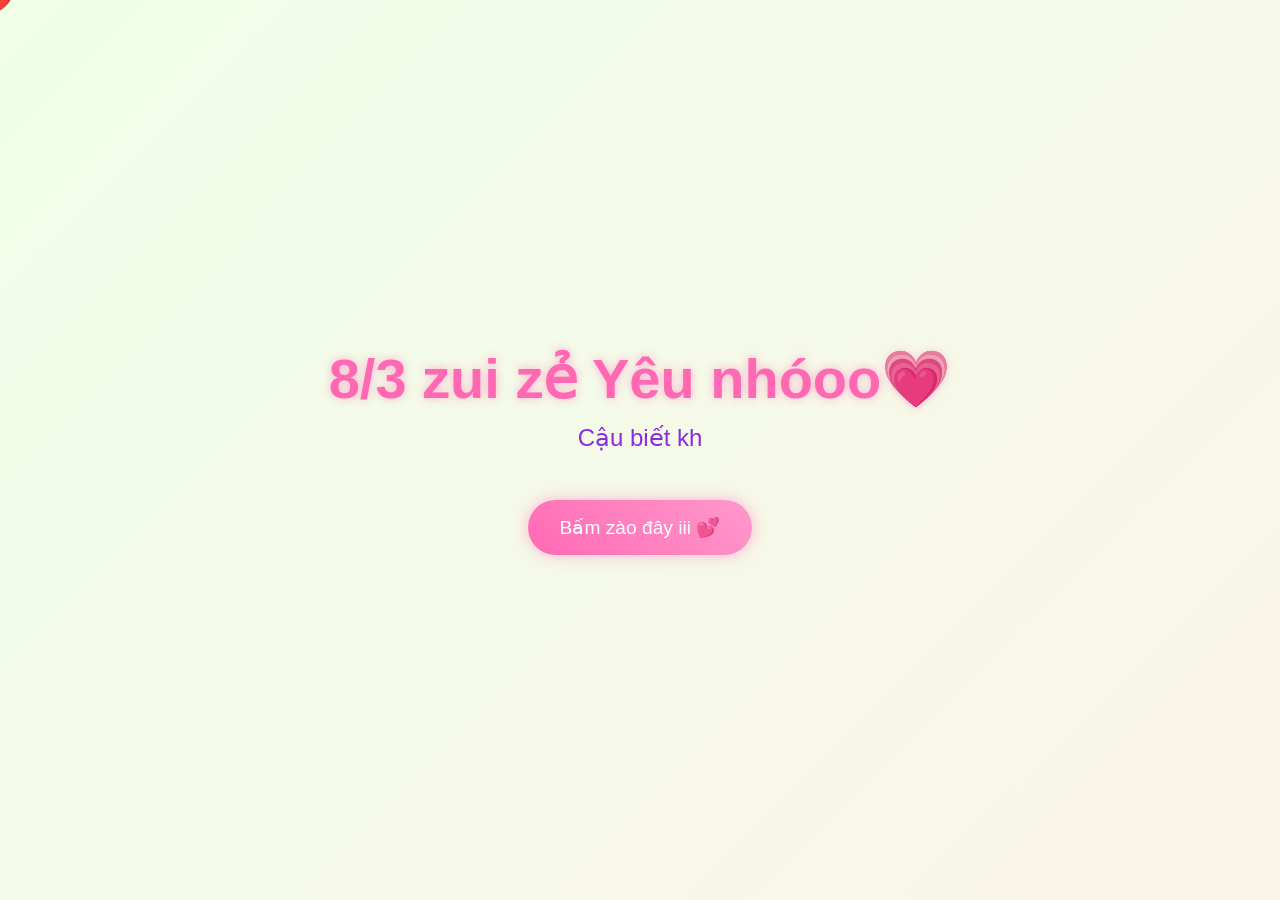
<file: index.html>
<!DOCTYPE html>
<html lang="en">
<head>
    <meta charset="UTF-8">
    <meta name="viewport" content="width=device-width, initial-scale=1.0">
    <title>💌8/3 của Yêu💌</title>
    <!-- Favicon (icon tab web) -->
    <link rel="icon" type="image/png" sizes="32x32" href="./icon.png">
    <script src="https://cdnjs.cloudflare.com/ajax/libs/gsap/3.12.2/gsap.min.js"></script>
    <link rel="stylesheet" href="style.css">
    
</head>
<body>
    <div class="custom-cursor">❤</div>
    <div class="container">
        <h1>8/3 zui zẻ Yêu nhóoo💗</h1>
        <div class="greeting"></div>
        <button class="cta-button">Bấm zào đây iii 💕</button>
    </div>

    <script src="script.js">
        
    </script>
</body>
</html>
</file>
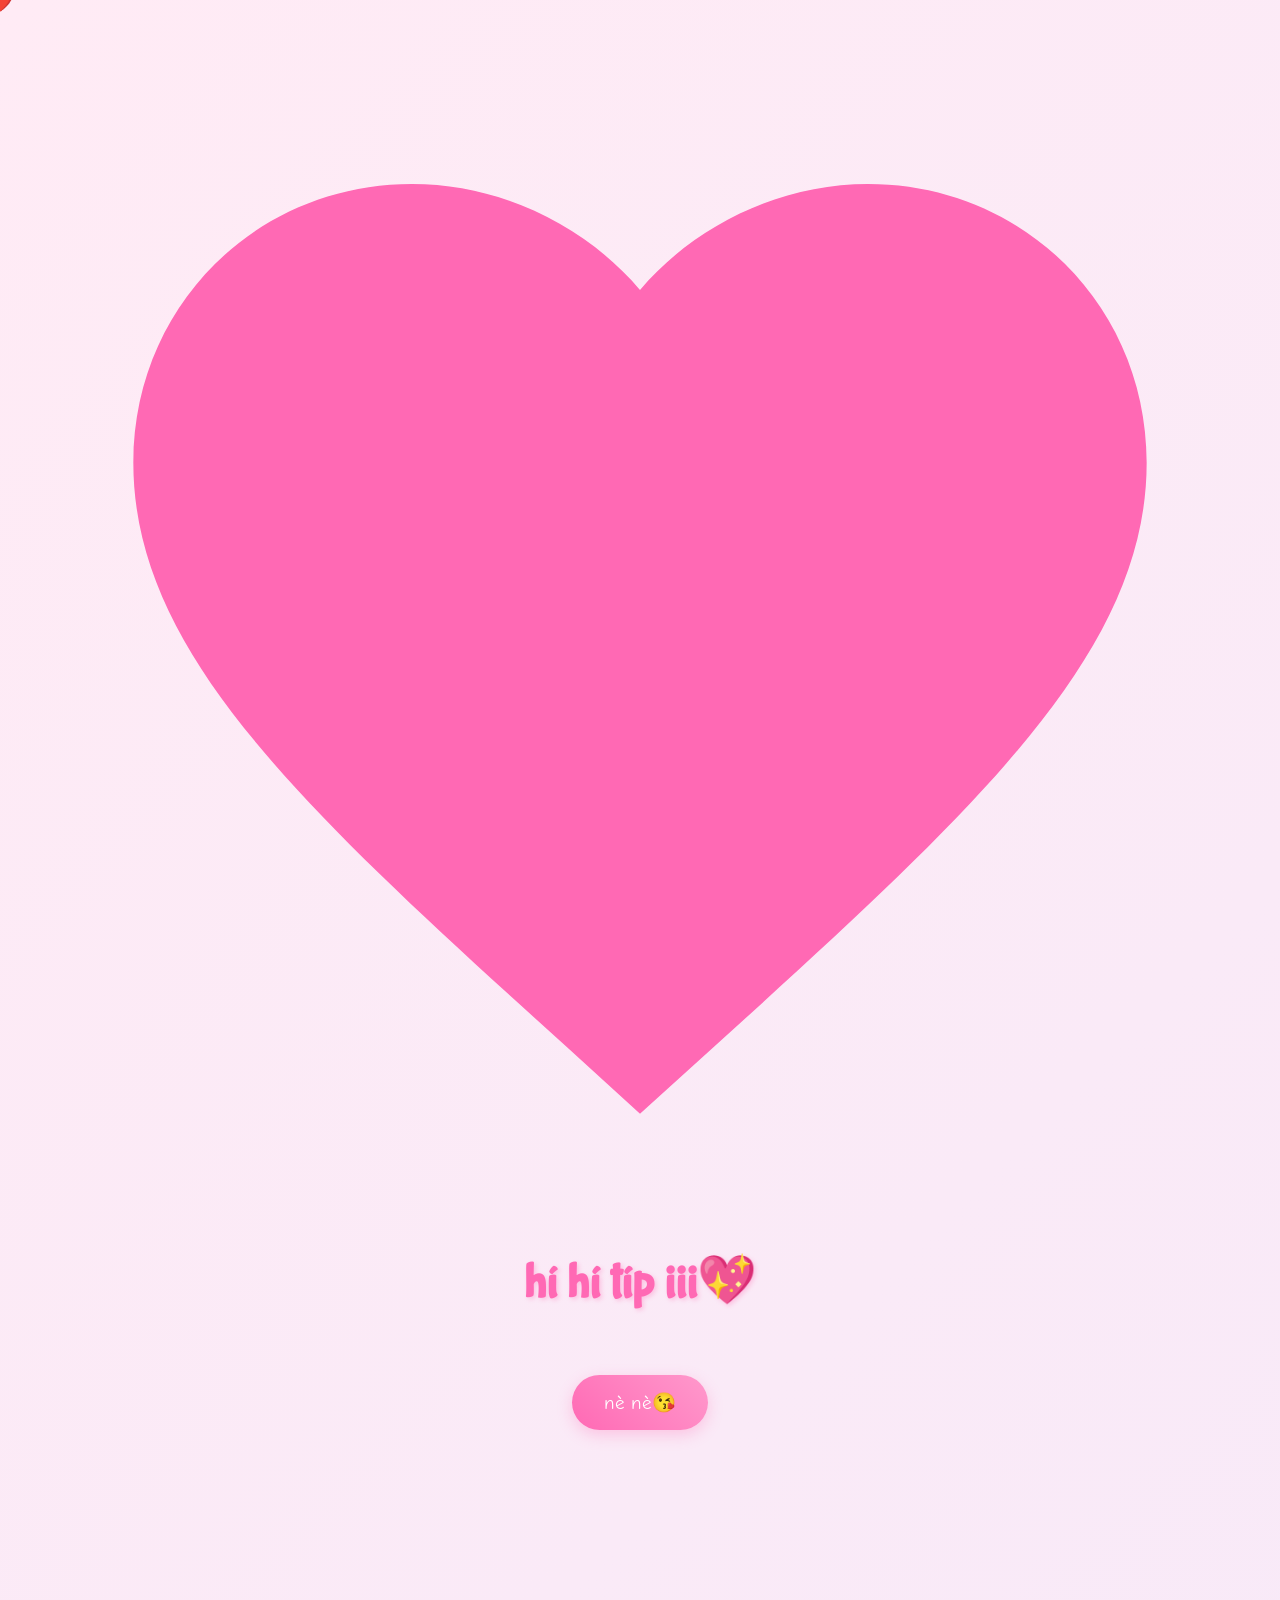
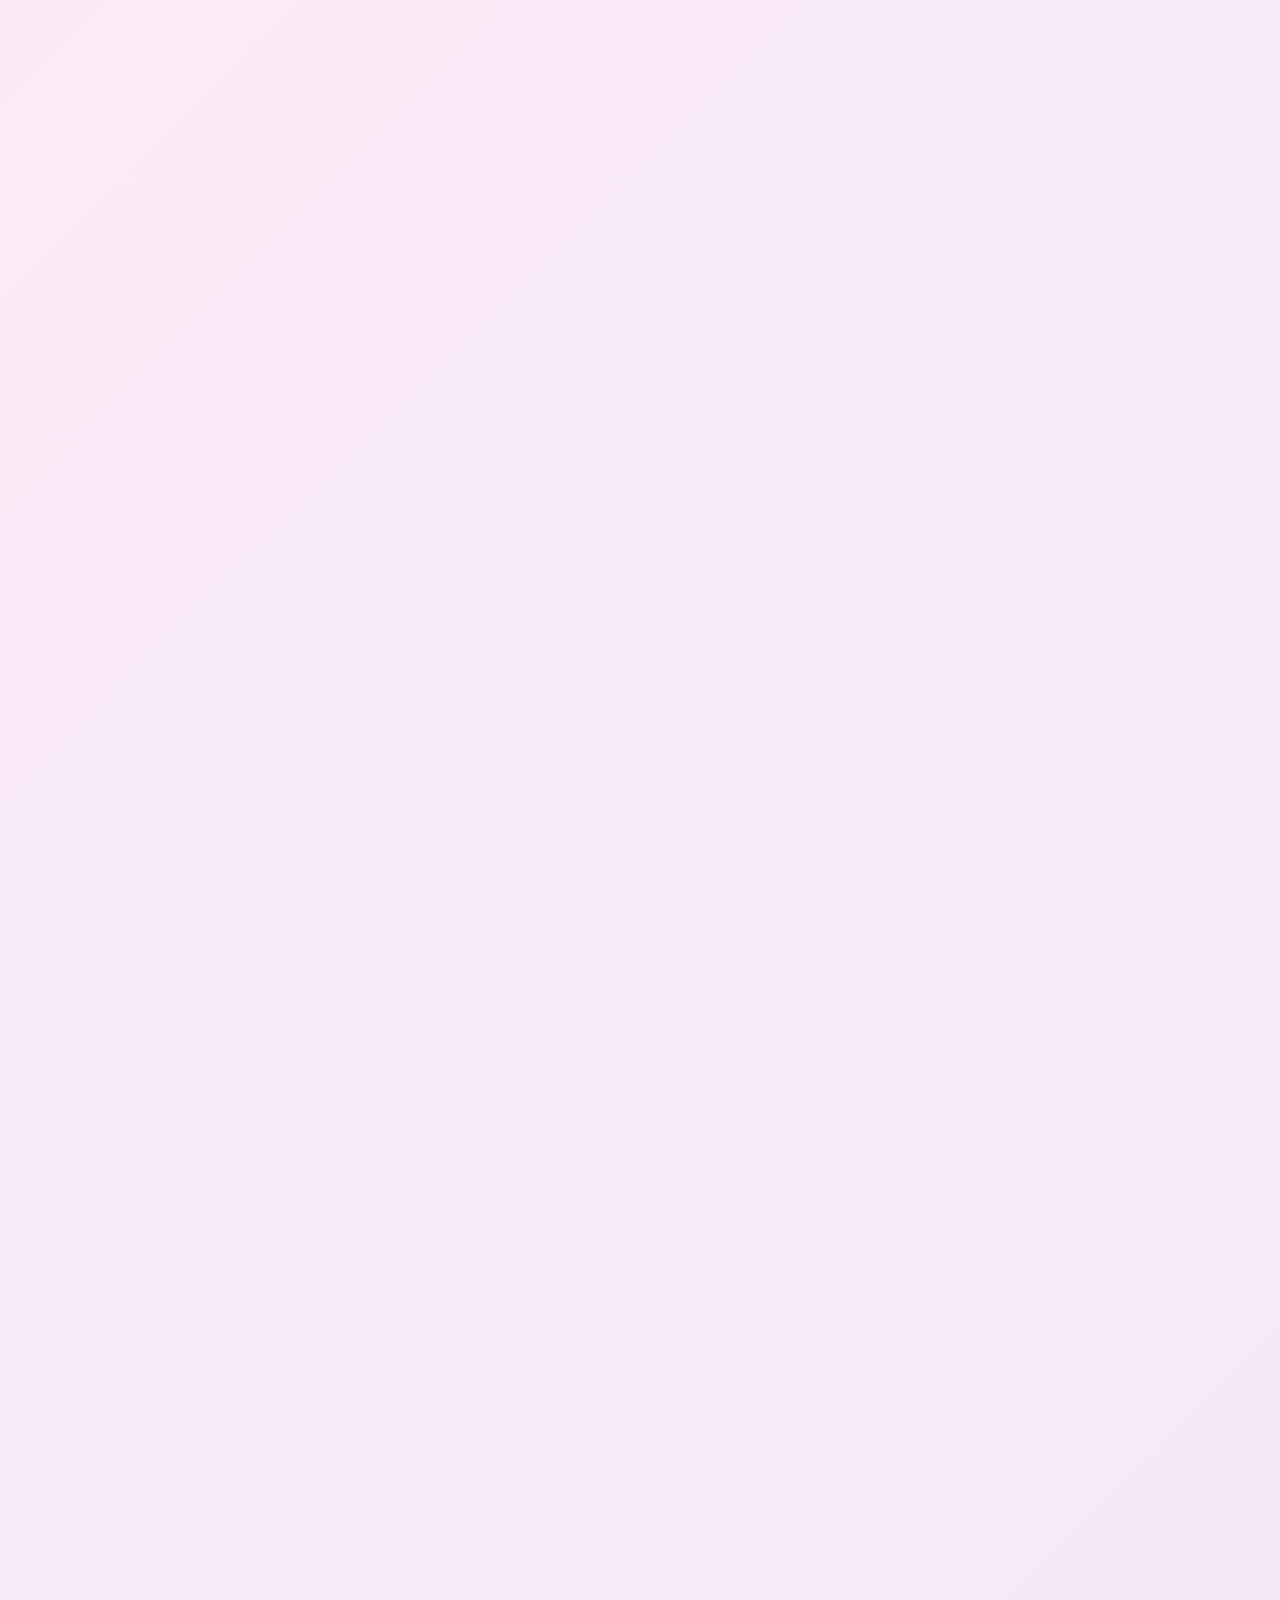
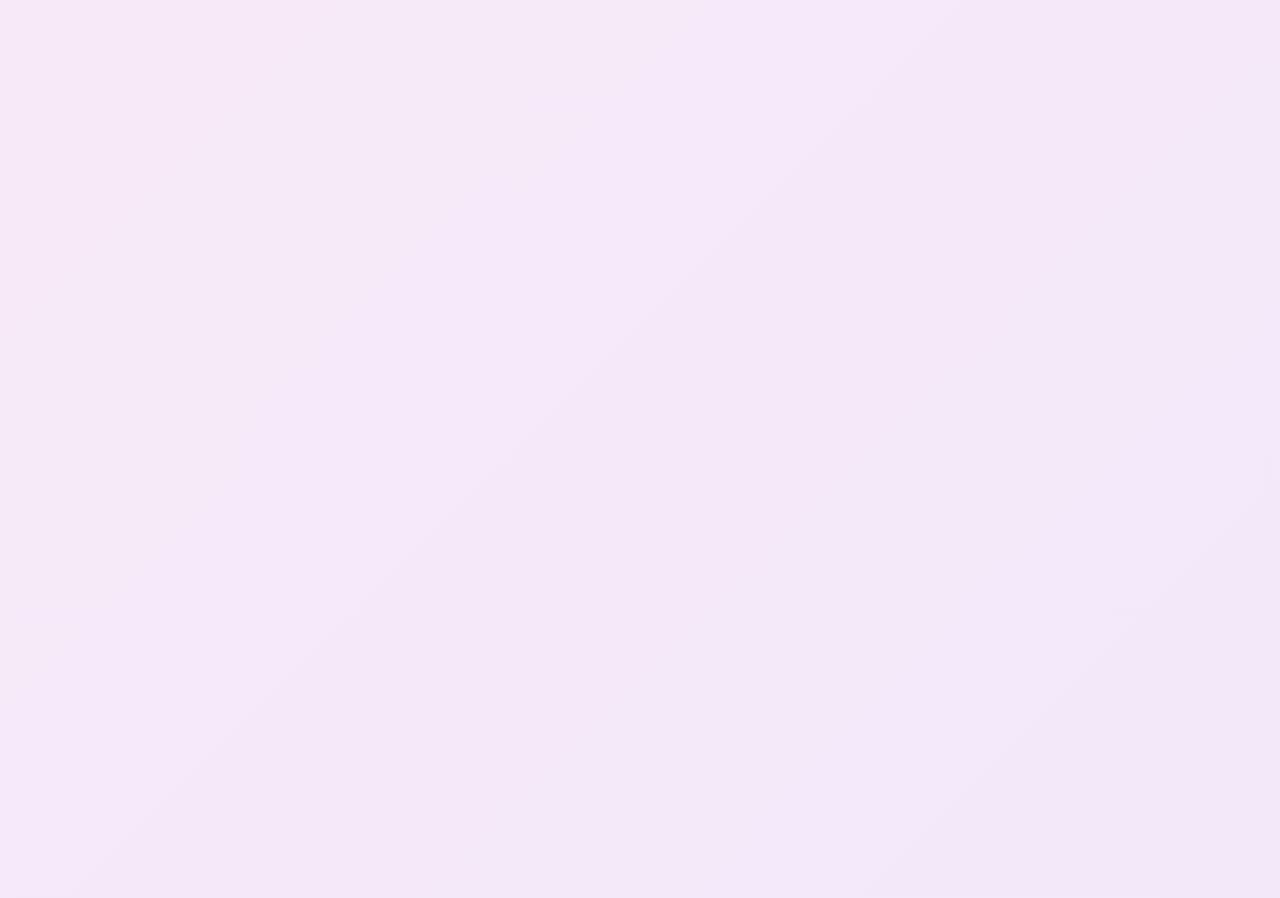
<file: cause.html>
<!DOCTYPE html>
<html lang="en">
<head>
    <meta charset="UTF-8">
    <meta name="viewport" content="width=device-width, initial-scale=1.0">
    <title>💌8/3 của Yêu💌</title>

    <!-- Favicon -->
    <link rel="icon" type="image/png" sizes="32x32" href="./icon.png"> 

    <script src="https://cdnjs.cloudflare.com/ajax/libs/gsap/3.12.2/gsap.min.js"></script>
    <link rel="stylesheet" href="./cause.css">

</head>

<body>
    <div class="custom-cursor">💗</div>
    <div class="custom-cursor"></div>
        <svg viewBox="0 0 24 24">
            <path fill="#ff69b4" d="M12 21.35l-1.45-1.32C5.4 15.36 2 12.28 2 8.5 2 5.42 4.42 3 7.5 3c1.74 0 3.41.81 4.5 2.09C13.09 3.81 14.76 3 16.5 3 19.58 3 22 5.42 22 8.5c0 3.78-3.4 6.86-8.55 11.54L12 21.35z"/>
        </svg>
    </div>

    <div class="container">
        <h1>hí hí típ iii💖</h1>
        
        <div id="reasons-container"></div>
        
        <button class="shuffle-button">nè nè😘</button>
        <div class="reason-counter"></div>

        <div class="ending-section">
            <div class="teddy-hug">
                <img src="./d1.jpg" alt="Teddy Hug">
            </div>
            <div class="ending-text">Bạn là người tuyệt zời nhấtt 💖</div>
        </div>
    </div>

    <script src="cause.js"></script>

</body>
</html>
</file>
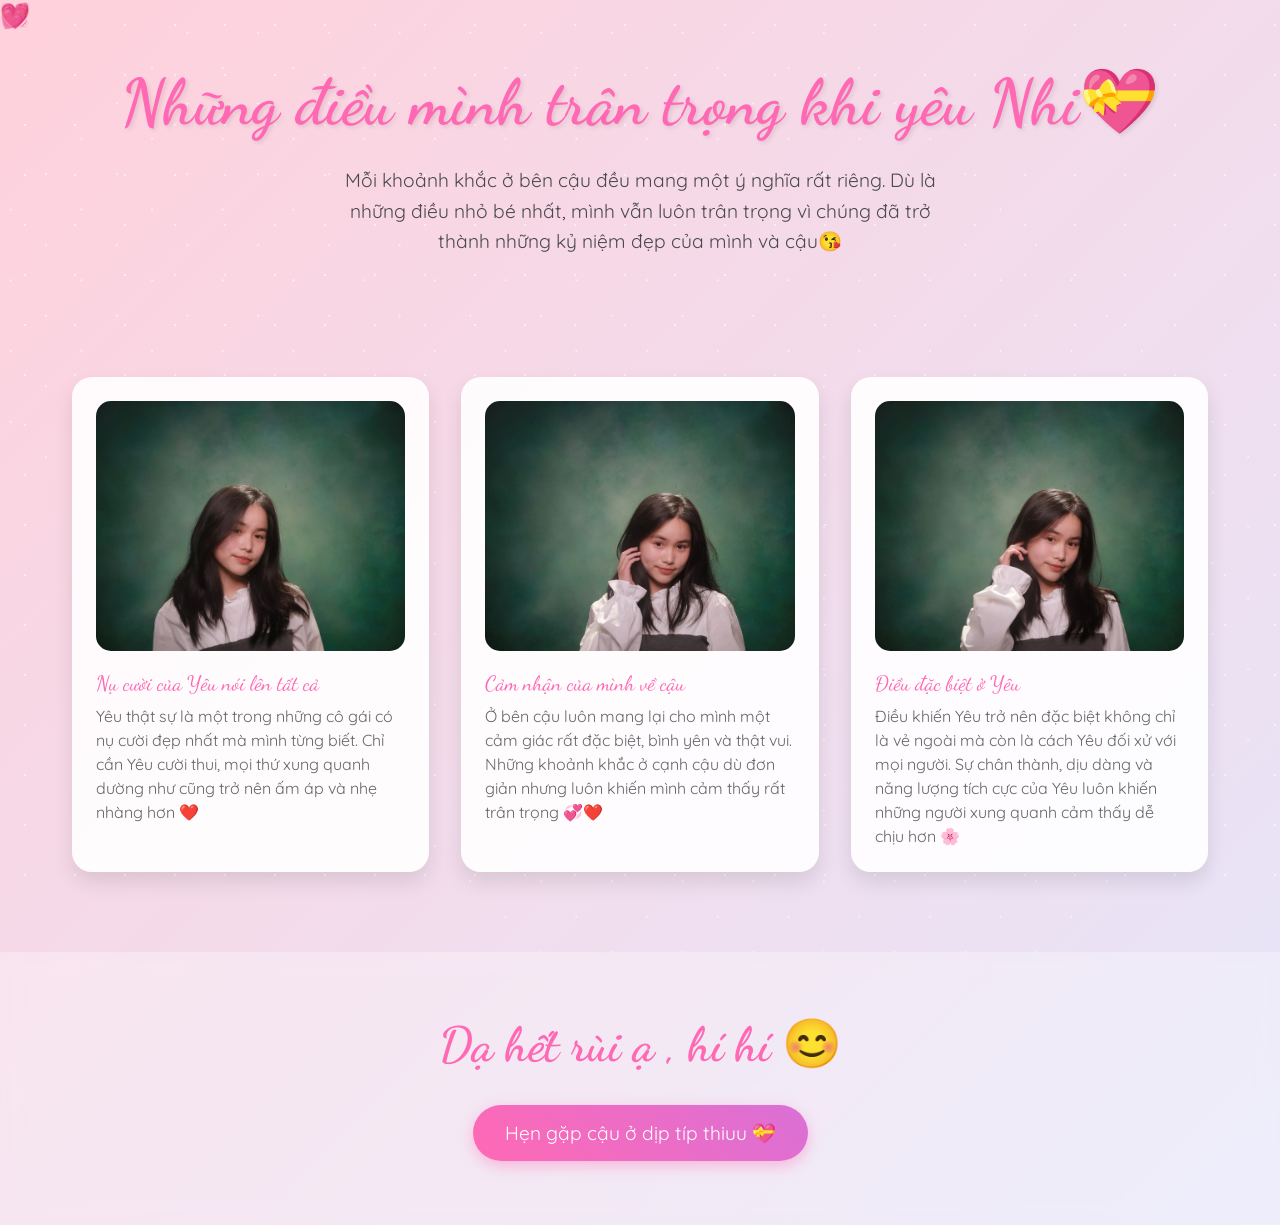
<file: last.html>
<!DOCTYPE html>
<html lang="en">

<head>
<meta charset="UTF-8">
<meta name="viewport" content="width=device-width, initial-scale=1.0">
<title>💌8/3 của Yêu💌</title>

<!-- Icon cho tab web -->
<link rel="icon" type="image/png" href="icon.png">

<style>
@import url('https://fonts.googleapis.com/css2?family=Dancing+Script:wght@700&family=Quicksand:wght@300;400;500;600&display=swap');

*{
margin:0;
padding:0;
box-sizing:border-box;
}

body{
min-height:100vh;
background:linear-gradient(135deg,#ffd1dc 0%,#e6e6fa 25%,#ffefd5 50%,#e6e6fa 75%,#ffd1dc 100%);
background-size:400% 400%;
animation:gradientFlow 15s ease infinite;
font-family:'Quicksand',sans-serif;
overflow-x:hidden;
color:#4a4a4a;
}

@keyframes gradientFlow{
0%{background-position:0% 50%;}
50%{background-position:100% 50%;}
100%{background-position:0% 50%;}
}

/* Sparkles */

.magic-sparkles{
position:fixed;
top:0;
left:0;
width:100%;
height:100%;
pointer-events:none;
z-index:1;
}

.magic-sparkles::before,
.magic-sparkles::after{
content:'';
position:absolute;
width:100%;
height:100%;
background-image:radial-gradient(circle,white 1px,transparent 1px);
background-size:50px 50px;
animation:sparkleLayer 8s linear infinite;
opacity:0.5;
}

.magic-sparkles::after{
animation-delay:-4s;
transform:rotate(45deg);
}

@keyframes sparkleLayer{
0%{transform:translateY(0);}
100%{transform:translateY(-50px);}
}

/* Floating Hearts */

.floating-hearts{
position:fixed;
width:100%;
height:100%;
pointer-events:none;
z-index:2;
}

.heart{
position:absolute;
font-size:1.5rem;
color:rgba(255,105,180,0.6);
animation:floatHeart var(--float-duration,6s) ease-in-out infinite;
animation-delay:var(--delay,0s);
}

@keyframes floatHeart{
0%{
transform:translate(0,100vh) rotate(0deg);
}
100%{
transform:translate(var(--translate-x,0),-100vh) rotate(360deg);
}
}

/* Welcome */

.welcome{
text-align:center;
padding:4rem 2rem;
position:relative;
z-index:3;
}

.welcome h1{
font-family:'Dancing Script',cursive;
font-size:4rem;
color:#ff69b4;
text-shadow:2px 2px 4px rgba(0,0,0,0.1);
animation:fadeInScale 2s ease;
}

.welcome p{
font-size:1.2rem;
max-width:600px;
margin:1.5rem auto;
line-height:1.6;
animation:fadeIn 2s ease 0.5s both;
}

/* Cards */

.memory-container{
max-width:1200px;
margin:0 auto;
padding:2rem;
display:grid;
grid-template-columns:repeat(auto-fit,minmax(300px,1fr));
gap:2rem;
z-index:3;
position:relative;
}

.memory-card{
background:rgba(255,255,255,0.9);
border-radius:20px;
padding:1.5rem;
box-shadow:0 10px 20px rgba(0,0,0,0.1);
transition:all 0.5s cubic-bezier(0.4,0,0.2,1);
position:relative;
overflow:hidden;
}

.memory-card:hover{
transform:translateY(-10px) scale(1.02);
box-shadow:0 15px 30px rgba(0,0,0,0.15);
}

.memory-img{
width:100%;
height:250px;
object-fit:cover;
border-radius:15px;
margin-bottom:1rem;
transition:transform 0.5s ease;
}

.memory-card:hover .memory-img{
transform:scale(1.05);
}

.memory-date{
font-family:'Dancing Script',cursive;
color:#ff69b4;
font-size:1.3rem;
margin-bottom:0.5rem;
}

.memory-caption{
font-size:1rem;
line-height:1.5;
color:#666;
}

/* Final */

.final-message{
text-align:center;
padding:4rem 2rem;
background:rgba(255,255,255,0.3);
backdrop-filter:blur(10px);
margin-top:3rem;
position:relative;
z-index:3;
}

.final-message h2{
font-family:'Dancing Script',cursive;
font-size:3rem;
color:#ff69b4;
margin-bottom:2rem;
animation:heartbeat 2s infinite;
}

@keyframes heartbeat{
0%,100%{transform:scale(1);}
50%{transform:scale(1.1);}
}

.final-message p{
font-size:1.2rem;
max-width:800px;
margin:0 auto 2rem;
line-height:1.8;
}

.goodbye-btn{
display:inline-block;
padding:1rem 2rem;
font-size:1.2rem;
background:linear-gradient(45deg,#ff69b4,#da70d6);
color:white;
border:none;
border-radius:50px;
cursor:pointer;
text-decoration:none;
transition:all 0.3s ease;
box-shadow:0 5px 15px rgba(255,105,180,0.4);
animation:float 3s infinite ease-in-out;
}

.goodbye-btn:hover{
transform:translateY(-5px);
box-shadow:0 8px 20px rgba(255,105,180,0.6);
}

@keyframes float{
0%,100%{transform:translateY(0);}
50%{transform:translateY(-10px);}
}

/* Responsive */

@media (max-width:768px){

.welcome h1{
font-size:3rem;
}

.memory-container{
grid-template-columns:1fr;
}

.final-message h2{
font-size:2.5rem;
}

}

</style>
</head>

<body>
<div class="cursor"></div>
<div class="custom-cursor"></div>
<div class="magic-sparkles"></div>

<div class="floating-hearts">
<div class="heart" style="--float-duration:6s;--delay:0s;--translate-x:20px;">💝</div>
<div class="heart" style="--float-duration:8s;--delay:1s;--translate-x:-30px;">💖</div>
<div class="heart" style="--float-duration:7s;--delay:2s;--translate-x:40px;">💗</div>
<div class="heart" style="--float-duration:9s;--delay:3s;--translate-x:-20px;">💓</div>
<div class="heart" style="--float-duration:5s;--delay:4s;--translate-x:30px;">💕</div>
</div>

<section class="welcome">
<h1>Những điều mình trân trọng khi yêu Nhi💝</h1>
<p>Mỗi khoảnh khắc ở bên cậu đều mang một ý nghĩa rất riêng. Dù là những điều nhỏ bé nhất, mình vẫn luôn trân trọng vì chúng đã trở thành những kỷ niệm đẹp của mình và cậu😘</p>
</section>

<div class="memory-container">

<div class="memory-card">
<img src="./d1.jpg" class="memory-img">
<div class="memory-date">Nụ cười của Yêu nói lên tất cả</div>
<div class="memory-caption">Yêu thật sự là một trong những cô gái có nụ cười đẹp nhất mà mình từng biết. Chỉ cần Yêu cười thui, mọi thứ xung quanh dường như cũng trở nên ấm áp và nhẹ nhàng hơn ❤️</div>
</div>

<div class="memory-card">
<img src="./d2.jpg" class="memory-img">
<div class="memory-date">Cảm nhận của mình về cậu</div>
<div class="memory-caption">Ở bên cậu luôn mang lại cho mình một cảm giác rất đặc biệt, bình yên và thật vui. Những khoảnh khắc ở cạnh cậu dù đơn giản nhưng luôn khiến mình cảm thấy rất trân trọng 💞❤️</div>
</div>

<div class="memory-card">
<img src="./d3.jpg" class="memory-img">
<div class="memory-date">Điều đặc biệt ở Yêu</div>
<div class="memory-caption">Điều khiến Yêu trở nên đặc biệt không chỉ là vẻ ngoài mà còn là cách Yêu đối xử với mọi người. Sự chân thành, dịu dàng và năng lượng tích cực của Yêu luôn khiến những người xung quanh cảm thấy dễ chịu hơn 🌸</div>
</div>

</div>

<section class="final-message">
<h2>Dạ hết rùi ạ , hí hí 😊</h2>
<a href="#" class="goodbye-btn">Hẹn gặp cậu ở dịp típ thiuu 💝</a>
</section>

</body>
</html>
</file>
<file: style.css>
* {
    margin: 0;
    padding: 0;
    box-sizing: border-box;
    cursor: none;
}

body {
    min-height: 100vh;
    display: flex;
    flex-direction: column;
    align-items: center;
    justify-content: center;
    background: linear-gradient(-45deg, #fee9f7, #e8f5fe, #fef2e8, #f0ffe8);
    background-size: 400% 400%;
    animation: gradientBG 15s ease infinite;
    font-family: 'Arial Rounded MT Bold', Arial, sans-serif;
    overflow: hidden;
    position: relative;
}

.cursor {
    width: 20px;
    height: 20px;
    background: pink;
    border-radius: 50%;
    position: fixed;
    pointer-events: none;
    mix-blend-mode: difference;
    transition: transform 0.2s;
}

.container {
    text-align: center;
    z-index: 1;
}

h1 {
    font-size: 3.5rem;
    color: #ff69b4;
    text-shadow: 0 0 10px rgba(255, 105, 180, 0.5);
    margin-bottom: 2rem;
    opacity: 0;
}

.greeting {
    font-size: 1.5rem;
    color: #8a2be2;
    margin-bottom: 3rem;
    min-height: 2em;
}

.cta-button {
    padding: 1rem 2rem;
    font-size: 1.2rem;
    background: linear-gradient(45deg, #ff69b4, #ff99cc);
    border: none;
    border-radius: 50px;
    color: white;
    cursor: pointer;
    box-shadow: 0 0 15px rgba(255, 105, 180, 0.5);
    transition: transform 0.3s, box-shadow 0.3s;
    opacity: 0;
}

.cta-button:hover {
    transform: scale(1.1);
    box-shadow: 0 0 25px rgba(255, 105, 180, 0.7);
}

.floating {
    position: absolute;
    pointer-events: none;
    opacity: 0;
}

@keyframes gradientBG {
    0% { background-position: 0% 50%; }
    50% { background-position: 100% 50%; }
    100% { background-position: 0% 50%; }
}

@media (max-width: 768px) {
    h1 { font-size: 2rem; }
    .greeting { font-size: 1.2rem; }
    .cta-button { font-size: 1rem; }
}
/* ẩn chuột mặc định */
body{
cursor:none;
}

.custom-cursor{
position: fixed;
top: 0;
left: 0;
pointer-events: none;
z-index: 9999;
font-size: 12px;
transform: translate(-50%, -50%);
}

/* icon tim */
.custom-cursor::after{
content:"❤️";
position:absolute;
top:50%;
left:50%;
transform:translate(-50%,-50%);
font-size:20px;
}
</file>
<file: cause.css>
@import url('https://fonts.googleapis.com/css2?family=Bubblegum+Sans&family=Comic+Neue:wght@700&family=Quicksand:wght@500&display=swap');

* {
    margin: 0;
    padding: 0;
    box-sizing: border-box;
    cursor: none;
}

body {
    min-height: 100vh;
    background: linear-gradient(-45deg, #ffe6e6, #e6e6ff, #ffebf5);
    background-size: 400% 400%;
    animation: gradientBG 15s ease infinite;
    font-family: 'Quicksand', sans-serif;
    overflow-x: hidden;
    padding: 2rem;
}

/* ẩn chuột mặc định */
body{
cursor:none;
}

.custom-cursor{
position: fixed;
top: 0;
left: 0;
pointer-events: none;
z-index: 9999;
font-size: 12px;
transform: translate(-50%, -50%);
}

/* icon tim */
.custom-cursor::after{
content:"❤️";
position:absolute;
top:50%;
left:50%;
transform:translate(-50%,-50%);
font-size:20px;
}
.custom-cursor svg {
    width: 100%;
    height: 100%;
    filter: drop-shadow(0 0 5px rgba(255, 182, 193, 0.5));
}

.container {
    max-width: 1200px;
    margin: 0 auto;
    text-align: center;
    position: relative;
    z-index: 1;
}

h1 {
    font-family: 'Bubblegum Sans', cursive;
    font-size: 3rem;
    color: #ff69b4;
    text-shadow: 2px 2px 4px rgba(255, 105, 180, 0.3);
    margin-bottom: 2rem;
    animation: bounce 1s ease infinite;
}

.reason-card {
    background: rgba(255, 255, 255, 0.9);
    border-radius: 20px;
    padding: 2rem;
    margin: 1.5rem;
    box-shadow: 0 5px 15px rgba(0, 0, 0, 0.1);
    transition: transform 0.3s, box-shadow 0.3s;
    cursor: pointer;
    position: relative;
    overflow: hidden;
}

.reason-card:hover {
    transform: translateY(-5px);
    box-shadow: 0 8px 25px rgba(255, 105, 180, 0.2);
}

.reason-text {
    font-size: 1.2rem;
    margin-bottom: 1rem;
    position: relative;
    z-index: 2;
}

.gif-overlay {
    position: absolute;
    top: 0;
    left: 0;
    width: 100%;
    height: 100%;
    background: rgba(255, 255, 255, 0.95);
    display: flex;
    align-items: center;
    justify-content: center;
    opacity: 0;
    transition: opacity 0.3s;
    z-index: 1;
}

.reason-card:hover .gif-overlay {
    opacity: 1;
}

.shuffle-button {
    background: linear-gradient(45deg, #ff69b4, #ff99cc);
    border: none;
    border-radius: 50px;
    padding: 1rem 2rem;
    font-size: 1.2rem;
    color: white;
    margin: 2rem 0;
    cursor: pointer;
    transition: transform 0.3s;
    font-family: 'Comic Neue', cursive;
    box-shadow: 0 5px 15px rgba(255, 105, 180, 0.3);
}

.shuffle-button:hover {
    transform: scale(1.1);
}

.floating {
    position: fixed;
    pointer-events: none;
    animation: float 3s ease-in-out infinite;
}

.ending-section {
    margin-top: 4rem;
    padding: 2rem;
    text-align: center;
}

.ending-text {
    font-family: 'Bubblegum Sans', cursive;
    font-size: 2rem;
    color: #ff69b4;
    margin-bottom: 2rem;
    opacity: 0;
    transform: translateY(20px);
}

.teddy-hug {
    width: 200px;
    margin: 0 auto;
    transform: scale(0);
}

@keyframes gradientBG {
    0% { background-position: 0% 50%; }
    50% { background-position: 100% 50%; }
    100% { background-position: 0% 50%; }
}

@keyframes float {
    0%, 100% { transform: translateY(0); }
    50% { transform: translateY(-20px); }
}

@keyframes bounce {
    0%, 100% { transform: translateY(0); }
    50% { transform: translateY(-10px); }
}

@media (max-width: 768px) {
    h1 { font-size: 2rem; }
    .reason-card { margin: 1rem; }
    .reason-text { font-size: 1rem; }
}

.shuffle-button {
    background: linear-gradient(45deg, #ff69b4, #ff99cc);
    border: none;
    border-radius: 50px;
    padding: 1rem 2rem;
    font-size: 1.2rem;
    color: white;
    margin: 2rem 0;
    cursor: pointer;
    transition: all 0.3s;
    font-family: 'Comic Neue', cursive;
    box-shadow: 0 5px 15px rgba(255, 105, 180, 0.3);
}

.shuffle-button.story-mode {
    background: linear-gradient(45deg, #9b6dff, #ff6dc7);
    transform: scale(1.1);
}

.shuffle-button:hover {
    transform: scale(1.1);
}

.shuffle-button.story-mode:hover {
    transform: scale(1.2);
}

.reason-counter {
    font-size: 0.9rem;
    color: #ff69b4;
    margin-top: 1rem;
    opacity: 0.7;
}
</file>
